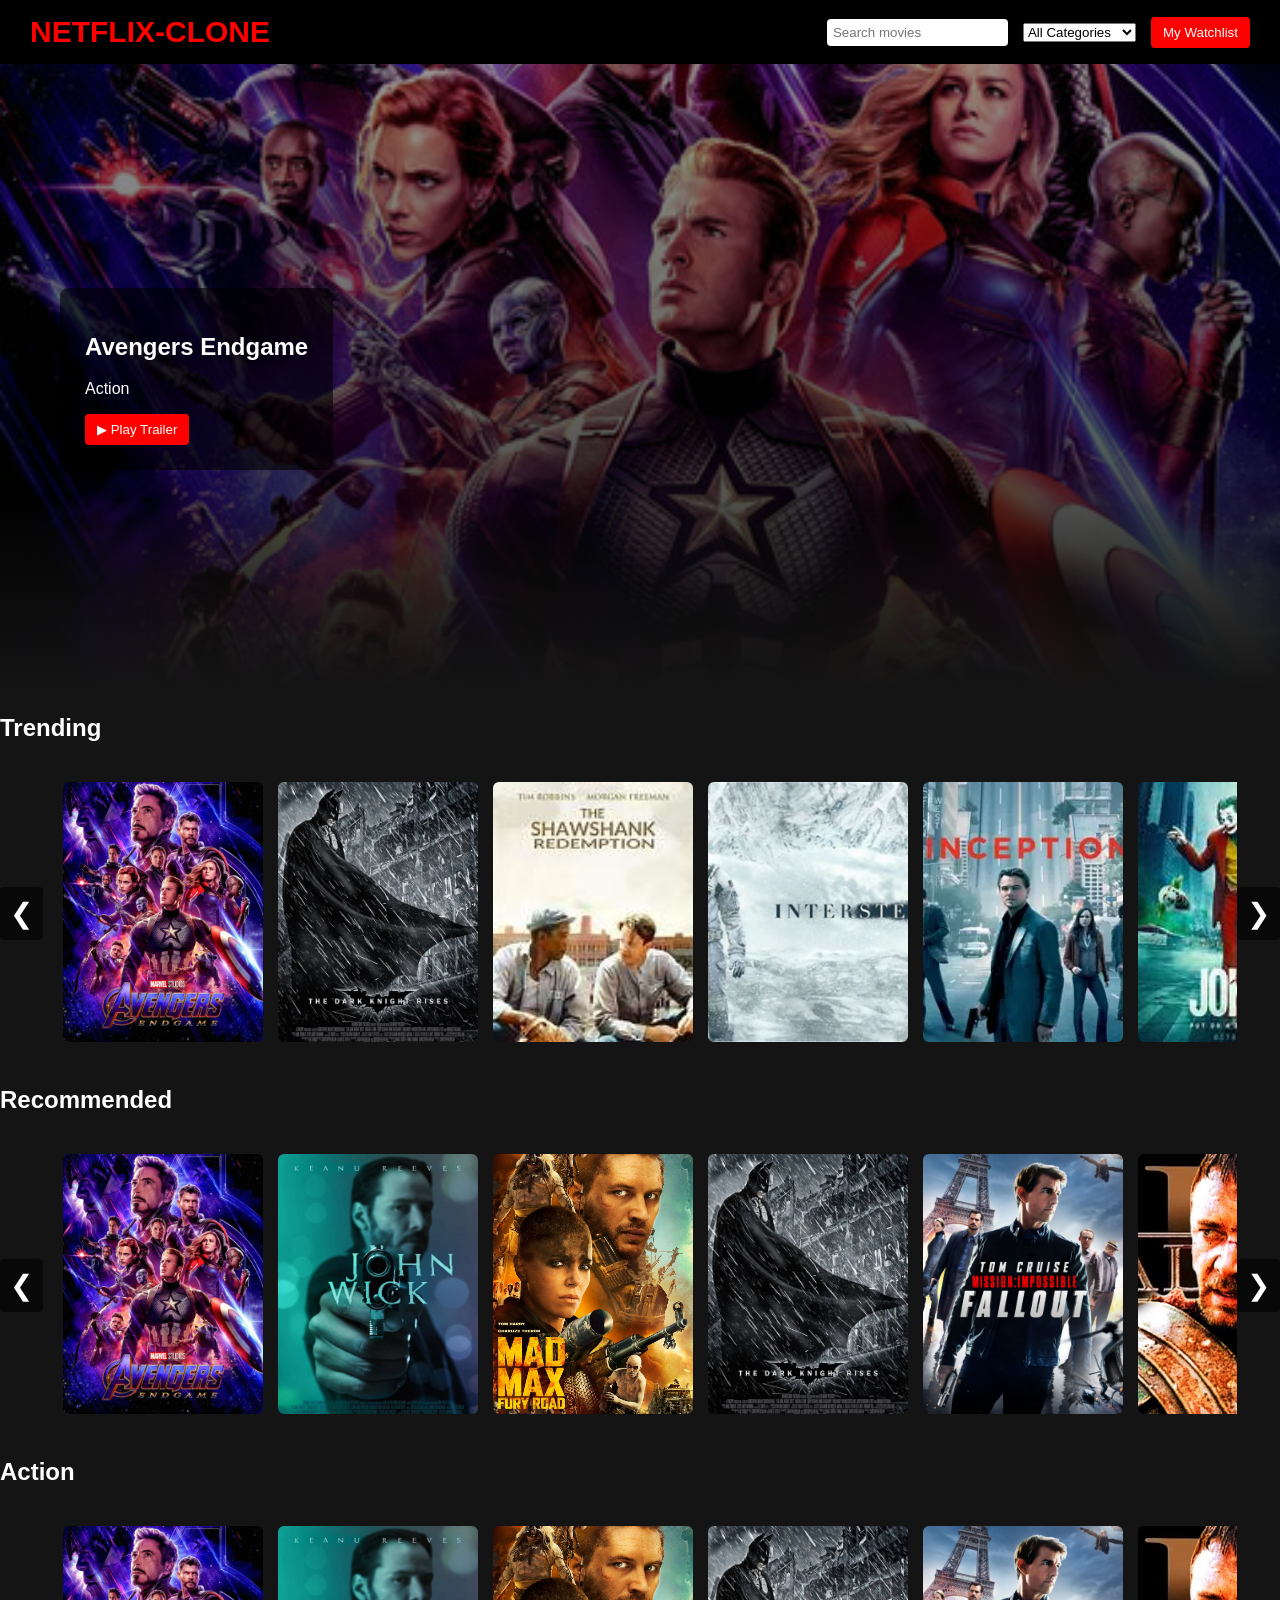
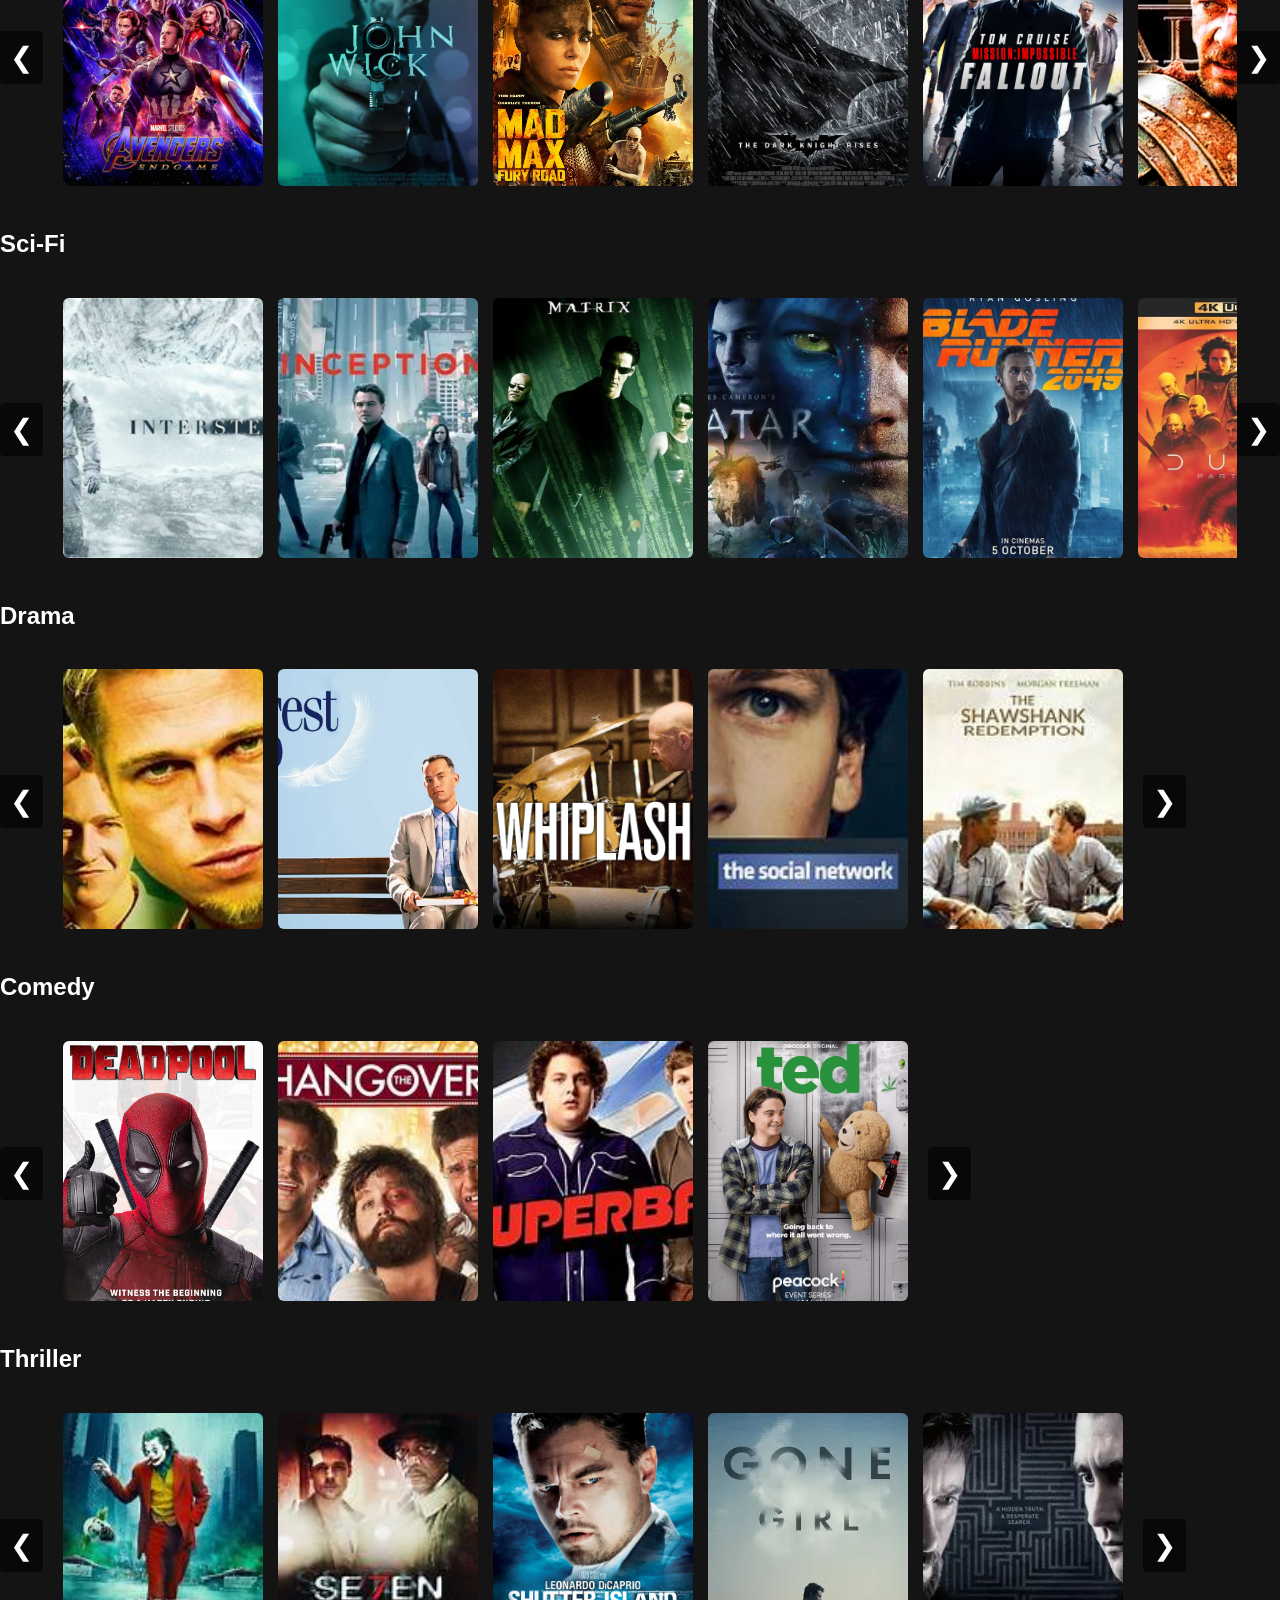
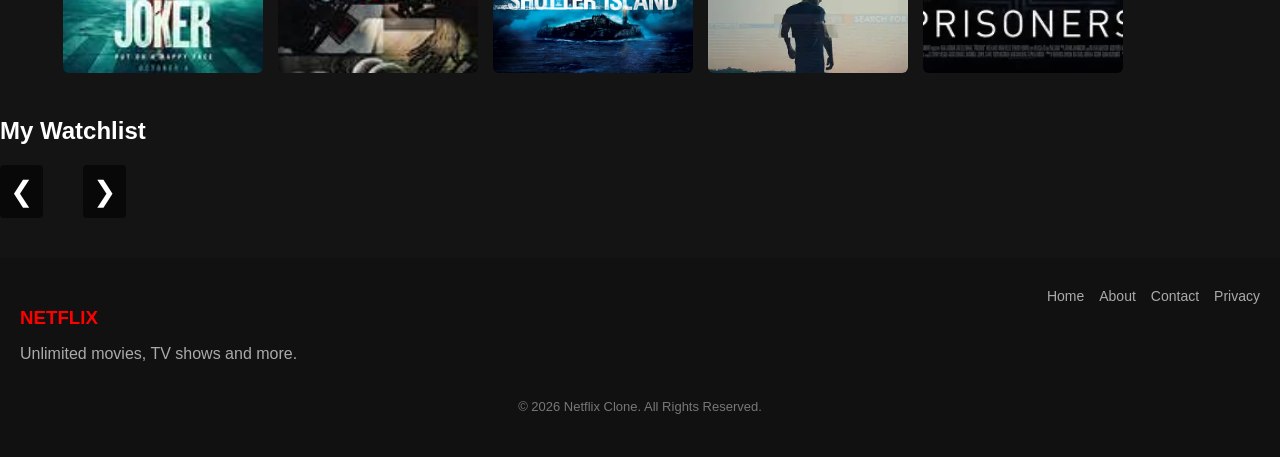
<file: index.html>
<!DOCTYPE html>
<html lang="en" >
<head>
  <meta charset="UTF-8">
  <title>Netflix Intro Animation Pure CSS</title>
  <link rel="stylesheet" href="style58.css">

</head>
<body>

<div id="container">
<!-- Edit the letter attr to: N, E, T, F, L, I or X -->
   <netflixintro letter="N">
    <div class="helper-1">
      <div class="effect-brush">
        <span class="fur-31"></span>
        <span class="fur-30"></span>
        <span class="fur-29"></span>
        <span class="fur-28"></span>
        <span class="fur-27"></span>
        <span class="fur-26"></span>
        <span class="fur-25"></span>
        <span class="fur-24"></span>
        <span class="fur-23"></span>
        <span class="fur-22"></span>
        <span class="fur-21"></span>
        <span class="fur-20"></span>
        <span class="fur-19"></span>
        <span class="fur-18"></span>
        <span class="fur-17"></span>
        <span class="fur-16"></span>
        <span class="fur-15"></span>
        <span class="fur-14"></span>
        <span class="fur-13"></span>
        <span class="fur-12"></span>
        <span class="fur-11"></span>
        <span class="fur-10"></span>
        <span class="fur-9"></span>
        <span class="fur-8"></span>
        <span class="fur-7"></span>
        <span class="fur-6"></span>
        <span class="fur-5"></span>
        <span class="fur-4"></span>
        <span class="fur-3"></span>
        <span class="fur-2"></span>
        <span class="fur-1"></span>
      </div>
      <div class="effect-lumieres">
        <span class="lamp-1"></span>
        <span class="lamp-2"></span>
        <span class="lamp-3"></span>
        <span class="lamp-4"></span>
        <span class="lamp-5"></span>
        <span class="lamp-6"></span>
        <span class="lamp-7"></span>
        <span class="lamp-8"></span>
        <span class="lamp-9"></span>
        <span class="lamp-10"></span>
        <span class="lamp-11"></span>
        <span class="lamp-12"></span>
        <span class="lamp-13"></span>
        <span class="lamp-14"></span>
        <span class="lamp-15"></span>
        <span class="lamp-16"></span>
        <span class="lamp-17"></span>
        <span class="lamp-18"></span>
        <span class="lamp-19"></span>
        <span class="lamp-20"></span>
        <span class="lamp-21"></span>
        <span class="lamp-22"></span>
        <span class="lamp-23"></span>
        <span class="lamp-24"></span>
        <span class="lamp-25"></span>
        <span class="lamp-26"></span>
        <span class="lamp-27"></span>
        <span class="lamp-28"></span>
      </div>
    </div>
    <div class="helper-2">
      <div class="effect-brush">
        <span class="fur-31"></span>
        <span class="fur-30"></span>
        <span class="fur-29"></span>
        <span class="fur-28"></span>
        <span class="fur-27"></span>
        <span class="fur-26"></span>
        <span class="fur-25"></span>
        <span class="fur-24"></span>
        <span class="fur-23"></span>
        <span class="fur-22"></span>
        <span class="fur-21"></span>
        <span class="fur-20"></span>
        <span class="fur-19"></span>
        <span class="fur-18"></span>
        <span class="fur-17"></span>
        <span class="fur-16"></span>
        <span class="fur-15"></span>
        <span class="fur-14"></span>
        <span class="fur-13"></span>
        <span class="fur-12"></span>
        <span class="fur-11"></span>
        <span class="fur-10"></span>
        <span class="fur-9"></span>
        <span class="fur-8"></span>
        <span class="fur-7"></span>
        <span class="fur-6"></span>
        <span class="fur-5"></span>
        <span class="fur-4"></span>
        <span class="fur-3"></span>
        <span class="fur-2"></span>
        <span class="fur-1"></span>
      </div>
    </div>
    <div class="helper-3">
      <div class="effect-brush">
        <span class="fur-31"></span>
        <span class="fur-30"></span>
        <span class="fur-29"></span>
        <span class="fur-28"></span>
        <span class="fur-27"></span>
        <span class="fur-26"></span>
        <span class="fur-25"></span>
        <span class="fur-24"></span>
        <span class="fur-23"></span>
        <span class="fur-22"></span>
        <span class="fur-21"></span>
        <span class="fur-20"></span>
        <span class="fur-19"></span>
        <span class="fur-18"></span>
        <span class="fur-17"></span>
        <span class="fur-16"></span>
        <span class="fur-15"></span>
        <span class="fur-14"></span>
        <span class="fur-13"></span>
        <span class="fur-12"></span>
        <span class="fur-11"></span>
        <span class="fur-10"></span>
        <span class="fur-9"></span>
        <span class="fur-8"></span>
        <span class="fur-7"></span>
        <span class="fur-6"></span>
        <span class="fur-5"></span>
        <span class="fur-4"></span>
        <span class="fur-3"></span>
        <span class="fur-2"></span>
        <span class="fur-1"></span>
      </div>
    </div>
    <div class="helper-4">
      <div class="effect-brush">
        <span class="fur-31"></span>
        <span class="fur-30"></span>
        <span class="fur-29"></span>
        <span class="fur-28"></span>
        <span class="fur-27"></span>
        <span class="fur-26"></span>
        <span class="fur-25"></span>
        <span class="fur-24"></span>
        <span class="fur-23"></span>
        <span class="fur-22"></span>
        <span class="fur-21"></span>
        <span class="fur-20"></span>
        <span class="fur-19"></span>
        <span class="fur-18"></span>
        <span class="fur-17"></span>
        <span class="fur-16"></span>
        <span class="fur-15"></span>
        <span class="fur-14"></span>
        <span class="fur-13"></span>
        <span class="fur-12"></span>
        <span class="fur-11"></span>
        <span class="fur-10"></span>
        <span class="fur-9"></span>
        <span class="fur-8"></span>
        <span class="fur-7"></span>
        <span class="fur-6"></span>
        <span class="fur-5"></span>
        <span class="fur-4"></span>
        <span class="fur-3"></span>
        <span class="fur-2"></span>
        <span class="fur-1"></span>
      </div>
    </div>
  </netflixintro>
</div>

<script>
window.onload = function () {
    setTimeout(function () {
        window.location.href = "home.html";
    }, 4500);
};
</script>

</body>
</html>
</file>
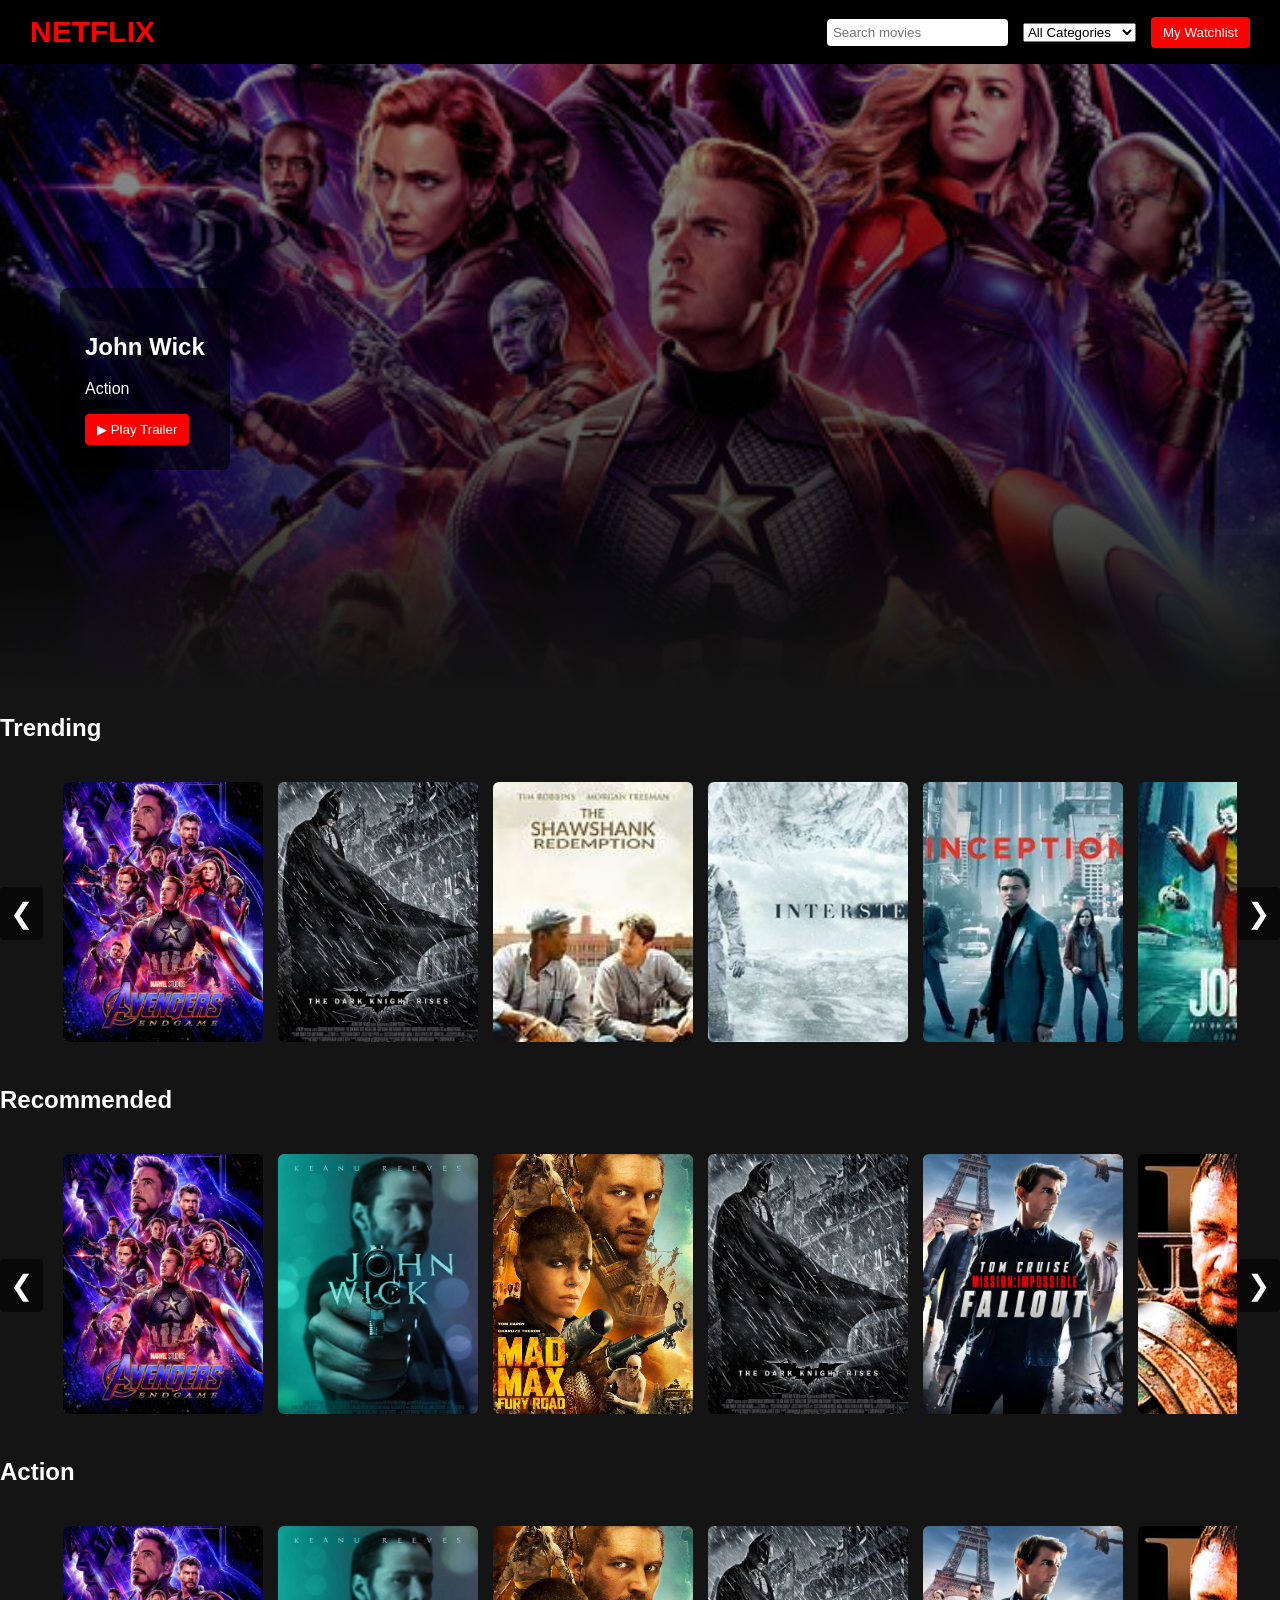
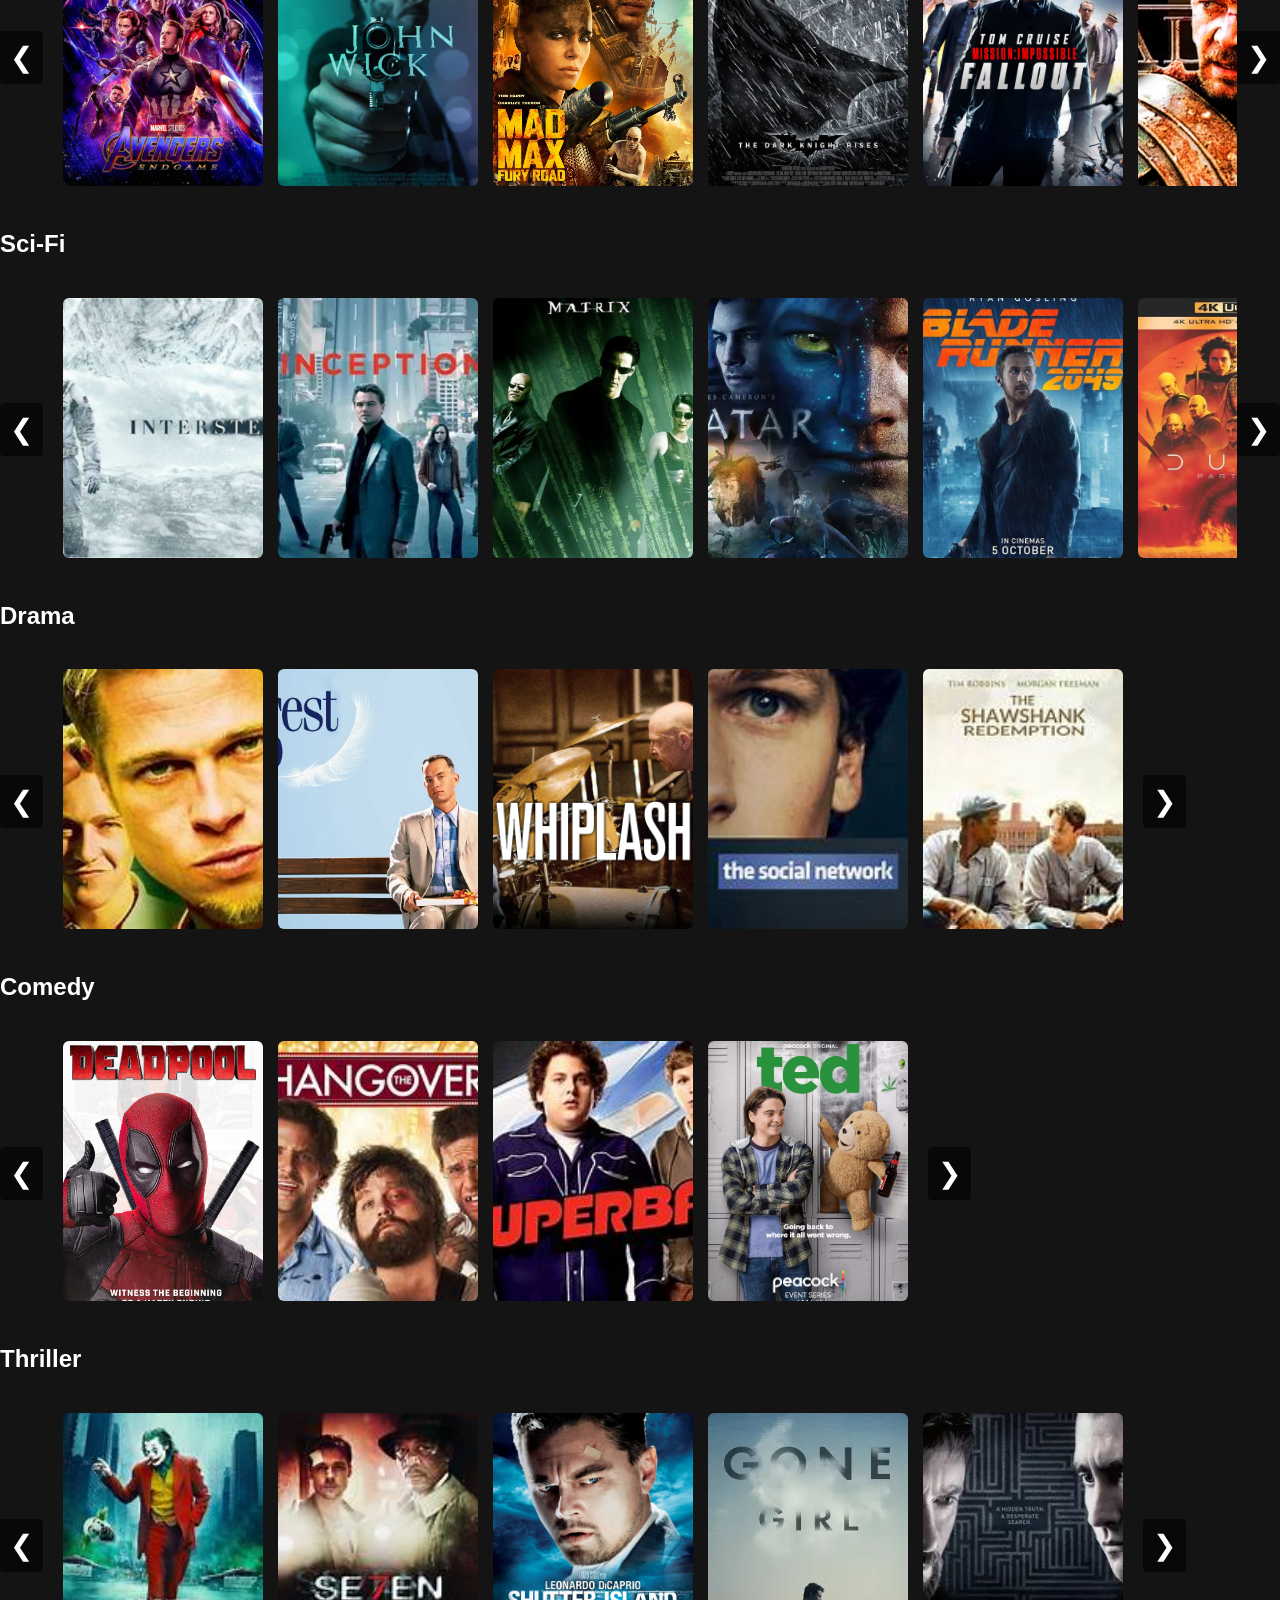
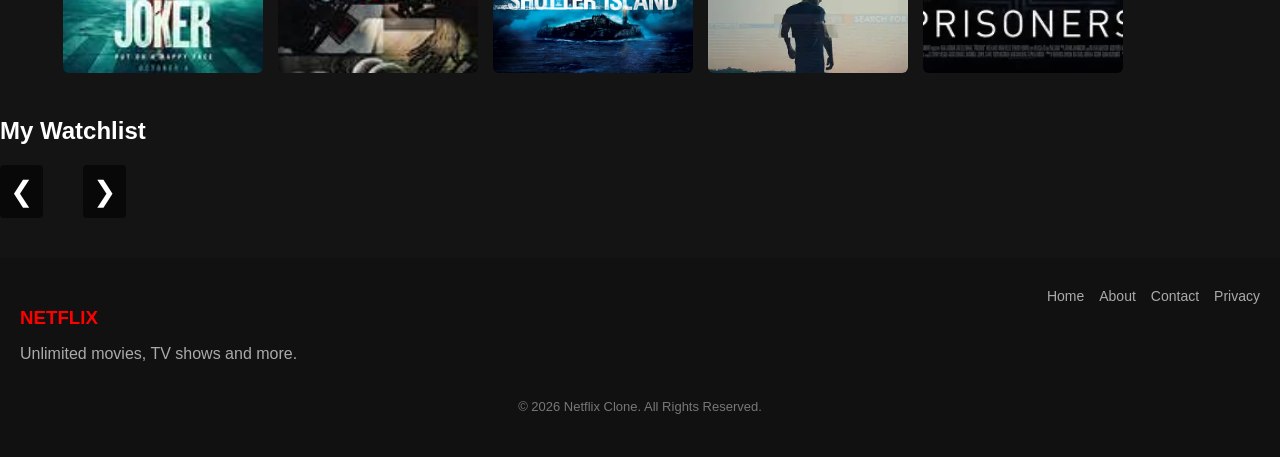
<file: a.html>
<!DOCTYPE html>
<html>
<head>

<title>Netflix Clone</title>

<meta name="viewport" content="width=device-width, initial-scale=1">

<link rel="stylesheet" href="b.css">

</head>

<body>


<!-- LOADER -->

<div id="loader">
<div class="spinner"></div>
</div>


<!-- NAVBAR -->

<header class="navbar">

<div class="logo">NETFLIX</div>

<div class="controls">

<div class="searchBox">
<input type="text" id="search" placeholder="Search movies">
<div id="suggestions"></div>
</div>

<select id="categoryFilter">

<option value="All">All Categories</option>
<option value="Trending">Trending</option>
<option value="Recommended">Recommended</option>
<option value="Action">Action</option>
<option value="SciFi">Sci-Fi</option>
<option value="Drama">Drama</option>
<option value="Comedy">Comedy</option>
<option value="Thriller">Thriller</option>
<option value="Watchlist">Watchlist</option>

</select>

<button onclick="showWatchlist()">My Watchlist</button>

</div>

</header>


<!-- HERO SECTION -->

<section class="hero">

<div class="heroContent">

<h1 id="heroTitle"></h1>

<p id="heroCategory"></p>

<button id="heroTrailer">▶ Play Trailer</button>

</div>

</section>


<!-- MOVIE SECTIONS -->

<main id="movieSections">


<!-- TRENDING -->

<div class="categorySection" data-category="Trending">

<h2>Trending</h2>

<div class="carousel">

<button class="left" type="button">❮</button>

<div id="trending" class="row"></div>

<button class="right" type="button">❯</button>

</div>

</div>


<!-- RECOMMENDED -->

<div class="categorySection" data-category="Recommended">

<h2>Recommended</h2>

<div class="carousel">

<button class="left" type="button">❮</button>

<div id="recommended" class="row"></div>

<button class="right" type="button">❯</button>

</div>

</div>


<!-- ACTION -->

<div class="categorySection" data-category="Action">

<h2>Action</h2>

<div class="carousel">

<button class="left" type="button">❮</button>

<div id="Action" class="row"></div>

<button class="right" type="button">❯</button>

</div>

</div>


<!-- SCIFI -->

<div class="categorySection" data-category="SciFi">

<h2>Sci-Fi</h2>

<div class="carousel">

<button class="left" type="button">❮</button>

<div id="SciFi" class="row"></div>

<button class="right" type="button">❯</button>

</div>

</div>


<!-- DRAMA -->

<div class="categorySection" data-category="Drama">

<h2>Drama</h2>

<div class="carousel">

<button class="left" type="button">❮</button>

<div id="Drama" class="row"></div>

<button class="right" type="button">❯</button>

</div>

</div>


<!-- COMEDY -->

<div class="categorySection" data-category="Comedy">

<h2>Comedy</h2>

<div class="carousel">

<button class="left" type="button">❮</button>

<div id="Comedy" class="row"></div>

<button class="right" type="button">❯</button>

</div>

</div>


<!-- THRILLER -->

<div class="categorySection" data-category="Thriller">

<h2>Thriller</h2>

<div class="carousel">

<button class="left" type="button">❮</button>

<div id="Thriller" class="row"></div>

<button class="right" type="button">❯</button>

</div>

</div>


<!-- WATCHLIST -->

<div class="categorySection" data-category="Watchlist">

<h2>My Watchlist</h2>

<div class="carousel">

<button class="left" type="button">❮</button>

<div id="watchlist" class="row"></div>

<button class="right" type="button">❯</button>

</div>

</div>


</main>


<!-- TRAILER MODAL -->

<div id="trailerModal" class="modal">

<span id="close">✖</span>

<iframe id="trailerFrame" allowfullscreen allow="autoplay"></iframe>

</div>


<!-- JS FILES -->

<script src="c.js"></script>
<script src="d.js"></script>

<footer class="footer">

  <div class="footer-content">

    <div class="footer-left">
      <h3>NETFLIX</h3>
      <p>Unlimited movies, TV shows and more.</p>
    </div>

    <div class="footer-links">
      <a href="#">Home</a>
      <a href="#">About</a>
      <a href="#">Contact</a>
      <a href="#">Privacy</a>
    </div>

  </div>

  <p class="footer-bottom">© 2026 Netflix Clone. All Rights Reserved.</p>

</footer>

</body>
</html>
</file>
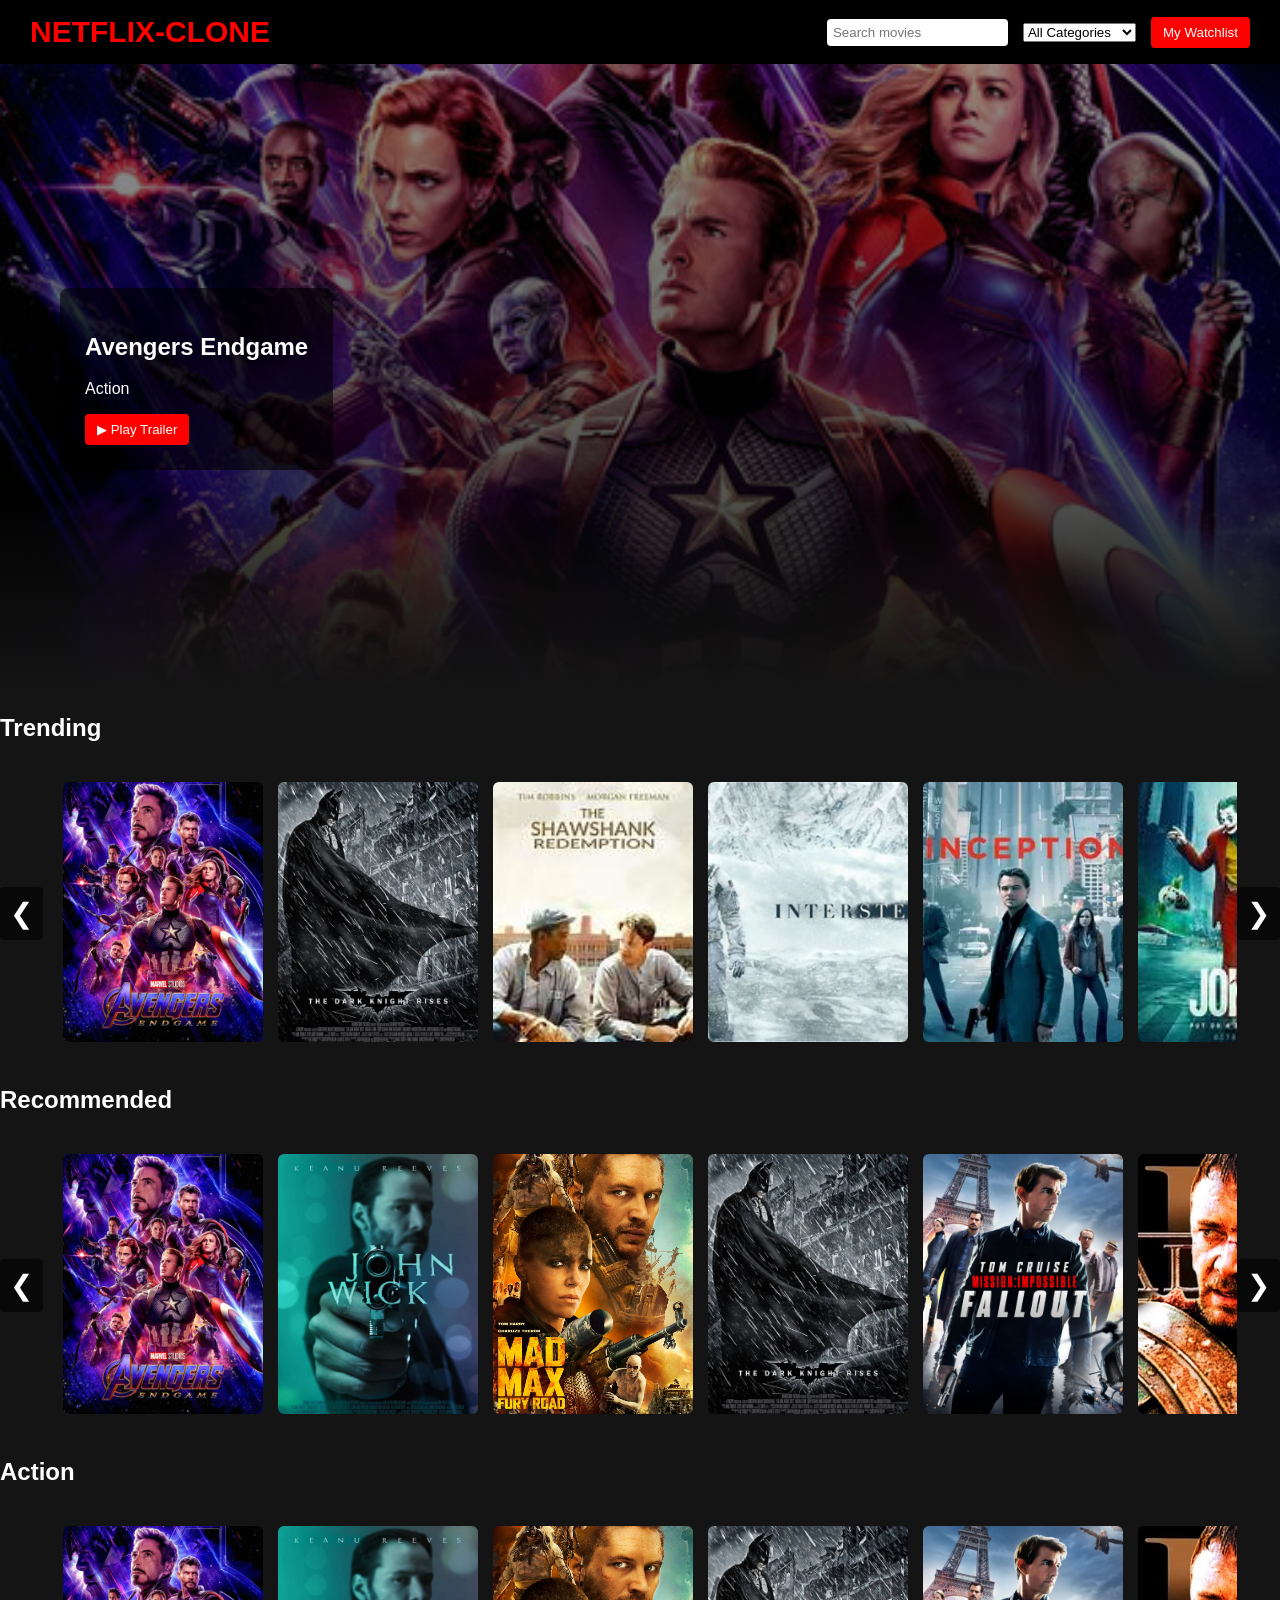
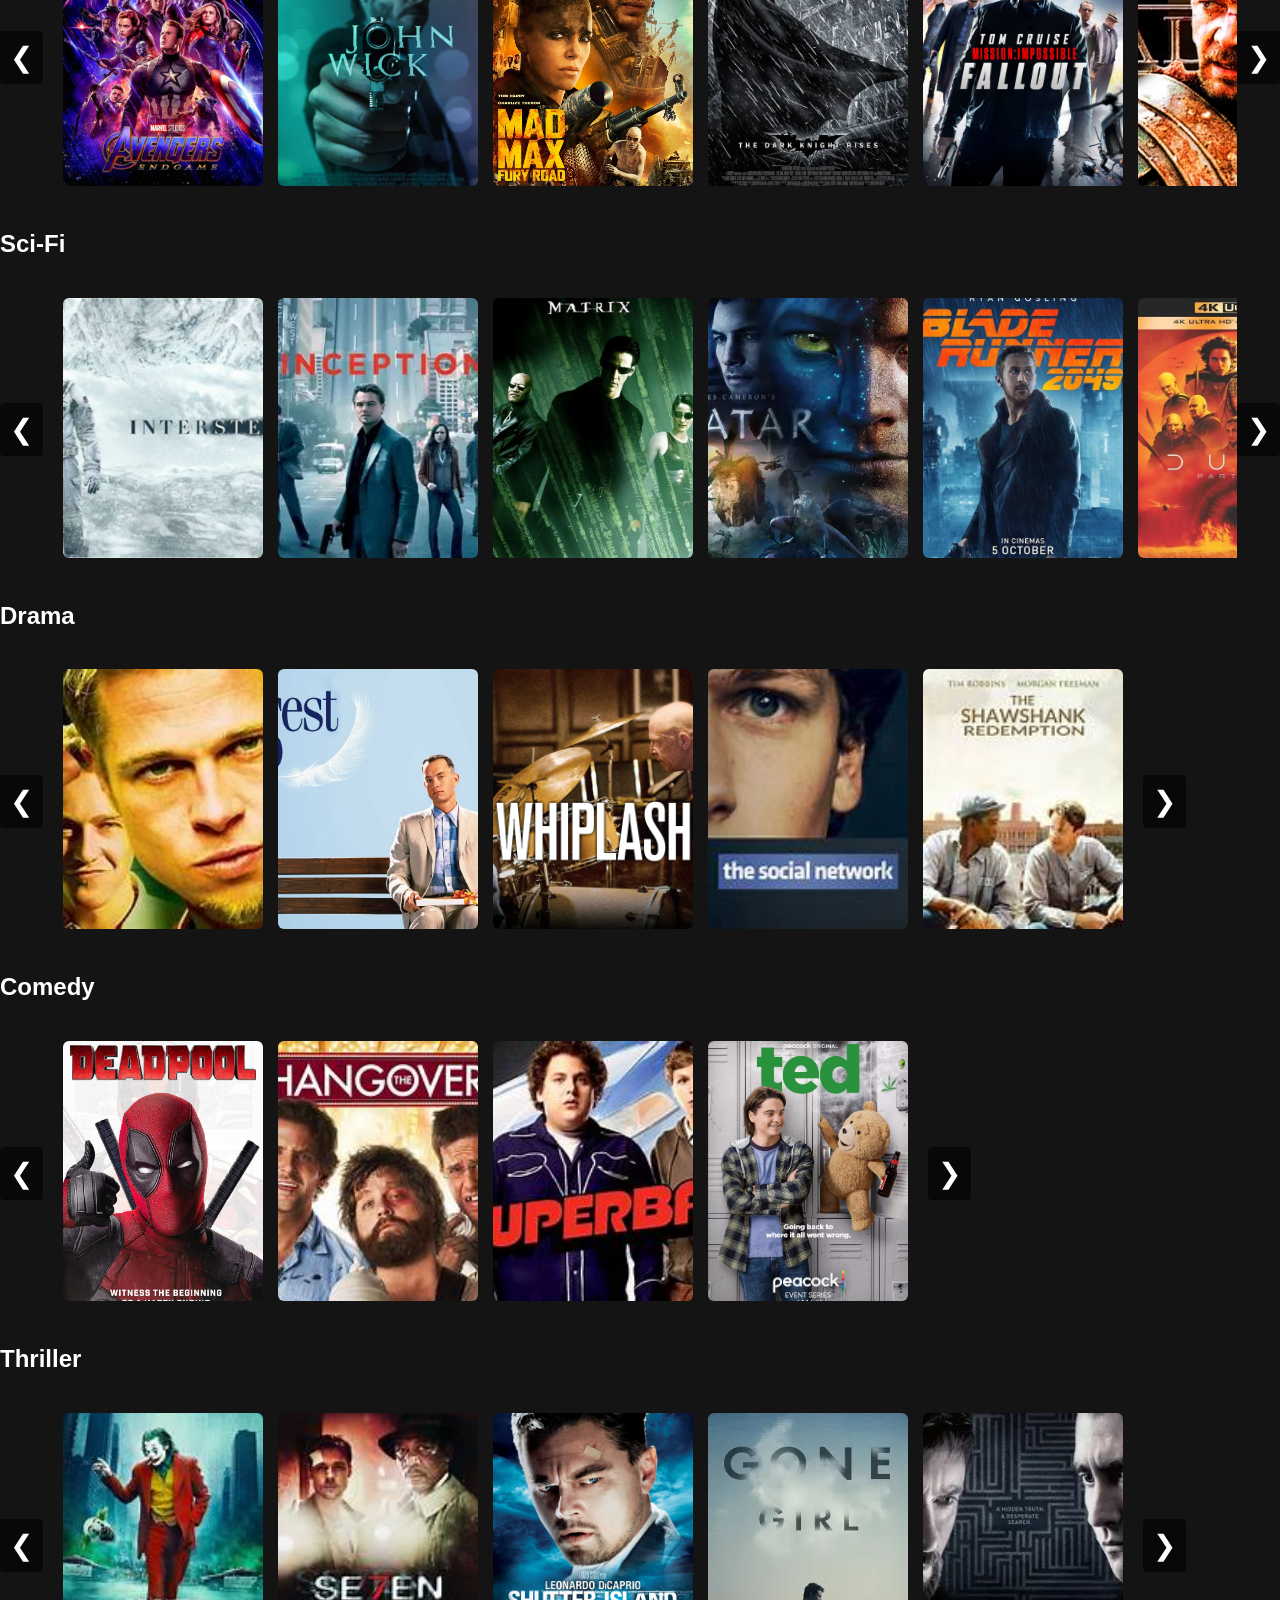
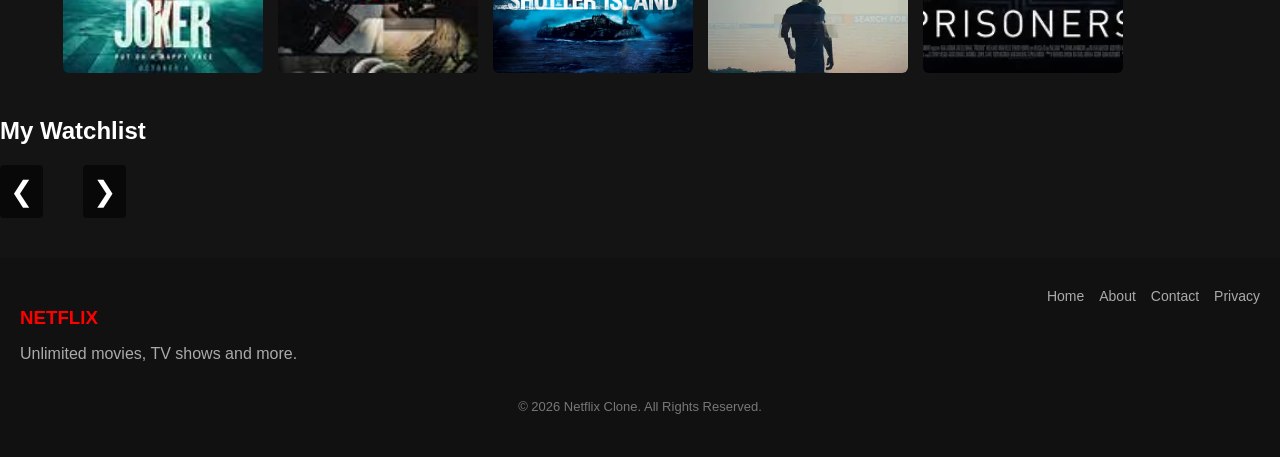
<file: home.html>
<!DOCTYPE html>
<html>
<head>

<title>Netflix Clone</title>

<meta name="viewport" content="width=device-width, initial-scale=1">

<link rel="stylesheet" href="style.css">

</head>

<body>


<!-- LOADER -->

<div id="loader">
<div class="spinner"></div>
</div>


<!-- NAVBAR -->

<header class="navbar">

<div class="logo">NETFLIX-CLONE</div>

<div class="controls">

<div class="searchBox">
<input type="text" id="search" placeholder="Search movies">
<div id="suggestions"></div>
</div>

<select id="categoryFilter">

<option value="All">All Categories</option>
<option value="Trending">Trending</option>
<option value="Recommended">Recommended</option>
<option value="Action">Action</option>
<option value="SciFi">Sci-Fi</option>
<option value="Drama">Drama</option>
<option value="Comedy">Comedy</option>
<option value="Thriller">Thriller</option>
<option value="Watchlist">Watchlist</option>

</select>

<button onclick="showWatchlist()">My Watchlist</button>

</div>

</header>


<!-- HERO SECTION -->

<section class="hero">

<div class="heroContent">

<h1 id="heroTitle"></h1>

<p id="heroCategory"></p>

<button id="heroTrailer">▶ Play Trailer</button>

</div>

</section>


<!-- MOVIE SECTIONS -->

<main id="movieSections">


<!-- TRENDING -->

<div class="categorySection" data-category="Trending">

<h2>Trending</h2>

<div class="carousel">

<button class="left" type="button">❮</button>

<div id="trending" class="row"></div>

<button class="right" type="button">❯</button>

</div>

</div>


<!-- RECOMMENDED -->

<div class="categorySection" data-category="Recommended">

<h2>Recommended</h2>

<div class="carousel">

<button class="left" type="button">❮</button>

<div id="recommended" class="row"></div>

<button class="right" type="button">❯</button>

</div>

</div>


<!-- ACTION -->

<div class="categorySection" data-category="Action">

<h2>Action</h2>

<div class="carousel">

<button class="left" type="button">❮</button>

<div id="Action" class="row"></div>

<button class="right" type="button">❯</button>

</div>

</div>


<!-- SCIFI -->

<div class="categorySection" data-category="SciFi">

<h2>Sci-Fi</h2>

<div class="carousel">

<button class="left" type="button">❮</button>

<div id="SciFi" class="row"></div>

<button class="right" type="button">❯</button>

</div>

</div>


<!-- DRAMA -->

<div class="categorySection" data-category="Drama">

<h2>Drama</h2>

<div class="carousel">

<button class="left" type="button">❮</button>

<div id="Drama" class="row"></div>

<button class="right" type="button">❯</button>

</div>

</div>


<!-- COMEDY -->

<div class="categorySection" data-category="Comedy">

<h2>Comedy</h2>

<div class="carousel">

<button class="left" type="button">❮</button>

<div id="Comedy" class="row"></div>

<button class="right" type="button">❯</button>

</div>

</div>


<!-- THRILLER -->

<div class="categorySection" data-category="Thriller">

<h2>Thriller</h2>

<div class="carousel">

<button class="left" type="button">❮</button>

<div id="Thriller" class="row"></div>

<button class="right" type="button">❯</button>

</div>

</div>


<!-- WATCHLIST -->

<div class="categorySection" data-category="Watchlist">

<h2>My Watchlist</h2>

<div class="carousel">

<button class="left" type="button">❮</button>

<div id="watchlist" class="row"></div>

<button class="right" type="button">❯</button>

</div>

</div>


</main>


<!-- TRAILER MODAL -->

<div id="trailerModal" class="modal">

<span id="close">✖</span>

<iframe id="trailerFrame" allowfullscreen allow="autoplay"></iframe>

</div>


<!-- JS FILES -->

<script src="script.js"></script>
<script src="d.js"></script>

<footer class="footer">

  <div class="footer-content">

    <div class="footer-left">
      <h3>NETFLIX</h3>
      <p>Unlimited movies, TV shows and more.</p>
    </div>

    <div class="footer-links">
      <a href="#">Home</a>
      <a href="#">About</a>
      <a href="#">Contact</a>
      <a href="#">Privacy</a>
    </div>

  </div>

  <p class="footer-bottom">© 2026 Netflix Clone. All Rights Reserved.</p>

</footer>

</body>
</html>
</file>
<file: style58.css>
html,
body {
  margin: 0;
  padding: 0;
  width: 100%;
  height: 100%;
}

#container {
  display: flex;
  flex-direction: column;
  justify-content: center;
  align-items: center;
  width: 100%;
  height: 100%;
  background-color: #000000;
  overflow: hidden;
}
#container netflixintro {
  display: block;
  position: relative;
  width: 300px;
  height: 300px;
  overflow: hidden;
  animation-name: zoom-in;
  animation-delay: 0.5s;
  animation-duration: 3.5s;
  animation-timing-function: ease-in;
  animation-fill-mode: forwards;
  background-size: 4000px;
  background-position: -1950px 0;
}
#container netflixintro::before {
  content: "";
  position: absolute;
  display: block;
  background-color: #000000;
  width: 150%;
  height: 30%;
  left: -25%;
  bottom: -27%;
  border-radius: 50%;
  z-index: 5;
  transform-origin: left center;
  background-size: 4000px;
  background-position: -1950px 0;
}
#container netflixintro[letter=N] {
  transform-origin: 30% center;
}
#container netflixintro[letter=N] .helper-1 {
  width: 19.5%;
  height: 100%;
  background-color: rgba(228, 9, 19, 0.5);
  left: 22.4%;
  top: 0;
  transform: rotate(180deg);
  animation-name: fading-lumieres-box;
  animation-duration: 2s;
  animation-delay: 0.6s;
  animation-fill-mode: forwards;
}
#container netflixintro[letter=N] .helper-1 .effect-brush {
  animation-name: brush-moving;
  animation-duration: 2.5s;
  animation-fill-mode: forwards;
  animation-delay: 1.2s;
}
#container netflixintro[letter=N] .helper-1 .effect-brush [class*=fur-] {
  bottom: 0;
  height: 40%;
}
#container netflixintro[letter=N] .helper-3 {
  width: 19%;
  height: 150%;
  left: 40.5%;
  top: -25%;
  transform: rotate(-19.5deg);
  box-shadow: 0px 0px 35px -12px rgba(0, 0, 0, 0.4);
  overflow: hidden;
}
#container netflixintro[letter=N] .helper-3 .effect-brush {
  animation-name: brush-moving;
  animation-duration: 2s;
  animation-fill-mode: forwards;
  animation-delay: 0.8s;
}
#container netflixintro[letter=N] .helper-2 {
  width: 19.5%;
  height: 100%;
  left: 57.8%;
  top: 0;
  transform: rotate(180deg);
  overflow: hidden;
}
#container netflixintro[letter=N] .helper-2 .effect-brush {
  animation-name: brush-moving;
  animation-duration: 2s;
  animation-fill-mode: forwards;
  animation-delay: 0.5s;
}
#container netflixintro[letter=E] {
  transform-origin: 30% center;
}
#container netflixintro[letter=E] .helper-1 {
  width: 19.5%;
  height: 100%;
  background-color: rgba(228, 9, 19, 0.5);
  left: 22%;
  top: 0;
  transform: rotate(180deg);
  animation-name: fading-lumieres-box;
  animation-duration: 2s;
  animation-delay: 0.6s;
  animation-fill-mode: forwards;
}
#container netflixintro[letter=E] .helper-1 .effect-brush {
  animation-name: brush-moving;
  animation-duration: 2.5s;
  animation-fill-mode: forwards;
  animation-delay: 1.2s;
}
#container netflixintro[letter=E] .helper-1 .effect-brush [class*=fur-] {
  bottom: 0;
  height: 40%;
}
#container netflixintro[letter=E] .helper-2 {
  width: 17.5%;
  height: 50%;
  left: 38%;
  top: -49px;
  transform: rotate(270deg);
  overflow: hidden;
}
#container netflixintro[letter=E] .helper-2 .effect-brush {
  animation-name: brush-moving;
  animation-duration: 2s;
  animation-fill-mode: forwards;
  animation-delay: 0.8s;
}
#container netflixintro[letter=E] .helper-3 {
  width: 17%;
  height: 39%;
  left: 33%;
  top: 29%;
  transform: rotate(-90deg);
  box-shadow: 0px 0px 35px -12px rgba(0, 0, 0, 0.4);
  overflow: hidden;
  animation-name: fading-out;
  animation-duration: 2s;
  animation-fill-mode: forwards;
  animation-delay: 1s;
}
#container netflixintro[letter=E] .helper-3 .effect-brush {
  animation-name: brush-moving;
  animation-duration: 2s;
  animation-fill-mode: forwards;
  animation-delay: 0.6s;
}
#container netflixintro[letter=E] .helper-4 {
  width: 17.5%;
  height: 50%;
  left: 38%;
  top: 196px;
  transform: rotate(270deg);
  overflow: hidden;
}
#container netflixintro[letter=E] .helper-4 .effect-brush {
  animation-name: brush-moving;
  animation-duration: 2s;
  animation-fill-mode: forwards;
  animation-delay: 0.4s;
  animation-delay: 0.5s;
}
#container netflixintro[letter=T] {
  transform-origin: center center;
}
#container netflixintro[letter=T] .helper-1 {
  width: 19.5%;
  height: 100%;
  background-color: rgba(228, 9, 19, 0.5);
  left: 38%;
  top: 0;
  transform: rotate(180deg);
  animation-name: fading-lumieres-box;
  animation-duration: 2s;
  animation-delay: 0.6s;
  animation-fill-mode: forwards;
}
#container netflixintro[letter=T] .helper-1 .effect-brush {
  animation-name: brush-moving;
  animation-duration: 2.5s;
  animation-fill-mode: forwards;
  animation-delay: 1s;
}
#container netflixintro[letter=T] .helper-1 .effect-brush [class*=fur-] {
  bottom: 0;
  height: 40%;
}
#container netflixintro[letter=T] .helper-2 {
  width: 17.5%;
  height: 54%;
  left: 39%;
  top: -55px;
  transform: rotate(270deg);
  overflow: hidden;
}
#container netflixintro[letter=T] .helper-2 .effect-brush {
  animation-name: brush-moving;
  animation-duration: 2s;
  animation-fill-mode: forwards;
  animation-delay: 0.5s;
}
#container netflixintro[letter=F] {
  transform-origin: 30% center;
}
#container netflixintro[letter=F] .helper-1 {
  width: 19.5%;
  height: 100%;
  background-color: rgba(228, 9, 19, 0.5);
  left: 22%;
  top: 0;
  transform: rotate(180deg);
  animation-name: fading-lumieres-box;
  animation-duration: 2s;
  animation-delay: 0.6s;
  animation-fill-mode: forwards;
}
#container netflixintro[letter=F] .helper-1 .effect-brush {
  animation-name: brush-moving;
  animation-duration: 2.5s;
  animation-fill-mode: forwards;
  animation-delay: 1.2s;
}
#container netflixintro[letter=F] .helper-1 .effect-brush [class*=fur-] {
  bottom: 0;
  height: 40%;
}
#container netflixintro[letter=F] .helper-2 {
  width: 17.5%;
  height: 50%;
  left: 38%;
  top: -49px;
  transform: rotate(270deg);
  overflow: hidden;
}
#container netflixintro[letter=F] .helper-2 .effect-brush {
  animation-name: brush-moving;
  animation-duration: 2s;
  animation-fill-mode: forwards;
  animation-delay: 0.7s;
}
#container netflixintro[letter=F] .helper-3 {
  width: 17%;
  height: 39%;
  left: 33%;
  top: 29%;
  transform: rotate(-90deg);
  box-shadow: 0px 0px 35px -12px rgba(0, 0, 0, 0.4);
  overflow: hidden;
  animation-name: fading-out;
  animation-duration: 2s;
  animation-fill-mode: forwards;
  animation-delay: 1s;
}
#container netflixintro[letter=F] .helper-3 .effect-brush {
  animation-name: brush-moving;
  animation-duration: 2s;
  animation-fill-mode: forwards;
  animation-delay: 0.5s;
}
#container netflixintro[letter=L] {
  transform-origin: 30% center;
}
#container netflixintro[letter=L] .helper-1 {
  width: 19.5%;
  height: 100%;
  background-color: rgba(228, 9, 19, 0.5);
  left: 22%;
  top: 0;
  transform: rotate(180deg);
  animation-name: fading-lumieres-box;
  animation-duration: 2s;
  animation-delay: 0.6s;
  animation-fill-mode: forwards;
}
#container netflixintro[letter=L] .helper-1 .effect-brush {
  animation-name: brush-moving;
  animation-duration: 2.5s;
  animation-fill-mode: forwards;
  animation-delay: 0.8s;
}
#container netflixintro[letter=L] .helper-1 .effect-brush [class*=fur-] {
  bottom: 0;
  height: 40%;
}
#container netflixintro[letter=L] .helper-2 {
  width: 17.5%;
  height: 50%;
  left: 38%;
  top: 196px;
  transform: rotate(270deg);
  overflow: hidden;
}
#container netflixintro[letter=L] .helper-2 .effect-brush {
  animation-name: brush-moving;
  animation-duration: 2s;
  animation-fill-mode: forwards;
  animation-delay: 0.4s;
}
#container netflixintro[letter=I] {
  transform-origin: center center;
}
#container netflixintro[letter=I] .helper-1 {
  width: 19.5%;
  height: 100%;
  background-color: rgba(228, 9, 19, 0.5);
  left: 38%;
  top: 0;
  transform: rotate(180deg);
  animation-name: fading-lumieres-box;
  animation-duration: 2s;
  animation-delay: 0.6s;
  animation-fill-mode: forwards;
}
#container netflixintro[letter=I] .helper-1 .effect-brush {
  animation-name: brush-moving;
  animation-duration: 2.5s;
  animation-fill-mode: forwards;
  animation-delay: 1s;
}
#container netflixintro[letter=I] .helper-1 .effect-brush [class*=fur-] {
  bottom: 0;
  height: 40%;
}
#container netflixintro[letter=X] {
  transform-origin: center center;
}
#container netflixintro[letter=X] .helper-1 {
  width: 19%;
  height: 150%;
  left: 40.5%;
  top: -25%;
  transform: rotate(-19.5deg);
  animation-name: fading-lumieres-box;
  animation-duration: 2s;
  animation-delay: 0.6s;
  animation-fill-mode: forwards;
}
#container netflixintro[letter=X] .helper-1 .effect-brush {
  animation-name: brush-moving;
  animation-duration: 2.5s;
  animation-fill-mode: forwards;
  animation-delay: 1.2s;
}
#container netflixintro[letter=X] .helper-1 .effect-brush [class*=fur-] {
  bottom: 0;
  height: 40%;
}
#container netflixintro[letter=X] .helper-2 {
  width: 19%;
  height: 150%;
  left: 40.5%;
  top: -25%;
  transform: rotate(19.5deg);
  overflow: hidden;
}
#container netflixintro[letter=X] .helper-2 .effect-brush {
  animation-name: brush-moving;
  animation-duration: 2s;
  animation-fill-mode: forwards;
  animation-delay: 0.5s;
}
#container netflixintro [class*=helper-] {
  position: absolute;
}
#container netflixintro [class*=helper-] .effect-brush {
  position: absolute;
  width: 100%;
  height: 300%;
  top: 0;
  overflow: hidden;
}
#container netflixintro [class*=helper-] .effect-brush::before {
  display: block;
  content: "";
  position: absolute;
  background-color: #e40913;
  width: 100%;
  height: 70%;
  box-shadow: 0px 0px 29px 24px #e40913;
}
#container netflixintro [class*=helper-] .effect-brush [class*=fur-] {
  display: block;
  position: absolute;
  bottom: 10%;
  height: 30%;
}
#container netflixintro [class*=helper-] .effect-brush .fur-1 {
  left: 0%;
  width: 3.8%;
  background: linear-gradient(to bottom, #e40913 0%, #e40913 15%, rgba(0, 0, 0, 0) 81%, rgba(0, 0, 0, 0) 100%);
}
#container netflixintro [class*=helper-] .effect-brush .fur-2 {
  left: 3.8%;
  width: 2.8%;
  background: linear-gradient(to bottom, #e40913 0%, #e40913 10%, rgba(0, 0, 0, 0) 62%, rgba(0, 0, 0, 0) 100%);
}
#container netflixintro [class*=helper-] .effect-brush .fur-3 {
  left: 6.6%;
  width: 4.8%;
  background: linear-gradient(to bottom, #e40913 0%, #e40913 37%, rgba(0, 0, 0, 0) 100%);
}
#container netflixintro [class*=helper-] .effect-brush .fur-4 {
  left: 11.4%;
  width: 4%;
  background: linear-gradient(to bottom, #e40913 0%, #e40913 23%, rgba(0, 0, 0, 0) 100%);
}
#container netflixintro [class*=helper-] .effect-brush .fur-5 {
  left: 15.4%;
  width: 4%;
  background: linear-gradient(to bottom, #e40913 0%, #e40913 15%, rgba(0, 0, 0, 0) 86%, rgba(0, 0, 0, 0) 100%);
}
#container netflixintro [class*=helper-] .effect-brush .fur-6 {
  left: 19.4%;
  width: 2.5%;
  background: linear-gradient(to bottom, #e40913 0%, #e40913 27%, rgba(0, 0, 0, 0) 89%, rgba(0, 0, 0, 0) 100%);
}
#container netflixintro [class*=helper-] .effect-brush .fur-7 {
  left: 21.9%;
  width: 4%;
  background: linear-gradient(to bottom, #e40913 0%, #e40913 20%, rgba(0, 0, 0, 0) 100%);
}
#container netflixintro [class*=helper-] .effect-brush .fur-8 {
  left: 25.9%;
  width: 2%;
  background: linear-gradient(to bottom, #e40913 0%, #e40913 30%, rgba(0, 0, 0, 0) 100%);
}
#container netflixintro [class*=helper-] .effect-brush .fur-9 {
  left: 27.9%;
  width: 4%;
  background: linear-gradient(to bottom, #e40913 0%, #e40913 35%, rgba(0, 0, 0, 0) 95%, rgba(0, 0, 0, 0) 100%);
}
#container netflixintro [class*=helper-] .effect-brush .fur-10 {
  left: 31.9%;
  width: 3.5%;
  background: linear-gradient(to bottom, #e40913 0%, #e40913 39%, rgba(0, 0, 0, 0) 95%, rgba(0, 0, 0, 0) 100%);
}
#container netflixintro [class*=helper-] .effect-brush .fur-11 {
  left: 35.4%;
  width: 2%;
  background: linear-gradient(to bottom, #e40913 0%, #e40913 34%, rgba(0, 0, 0, 0) 95%, rgba(0, 0, 0, 0) 100%);
}
#container netflixintro [class*=helper-] .effect-brush .fur-12 {
  left: 37.4%;
  width: 2.6%;
  background: linear-gradient(to bottom, #e40913 0%, #e40913 22%, rgba(0, 0, 0, 0) 95%, rgba(0, 0, 0, 0) 100%);
}
#container netflixintro [class*=helper-] .effect-brush .fur-13 {
  left: 40%;
  width: 6%;
  background: linear-gradient(to bottom, #e40913 0%, #e40913 47%, rgba(0, 0, 0, 0) 100%);
}
#container netflixintro [class*=helper-] .effect-brush .fur-14 {
  left: 46%;
  width: 2%;
  background: linear-gradient(to bottom, #e40913 0%, #e40913 36%, rgba(0, 0, 0, 0) 100%);
}
#container netflixintro [class*=helper-] .effect-brush .fur-15 {
  left: 48%;
  width: 5.5%;
  background: linear-gradient(to bottom, #e40913 0%, #e40913 29%, rgba(0, 0, 0, 0) 100%);
}
#container netflixintro [class*=helper-] .effect-brush .fur-16 {
  left: 53.5%;
  width: 3%;
  background: linear-gradient(to bottom, #e40913 0%, #e40913 39%, rgba(0, 0, 0, 0) 95%, rgba(0, 0, 0, 0) 100%);
}
#container netflixintro [class*=helper-] .effect-brush .fur-17 {
  left: 56.5%;
  width: 4.1%;
  background: linear-gradient(to bottom, #e40913 0%, #e40913 45%, rgba(0, 0, 0, 0) 100%);
}
#container netflixintro [class*=helper-] .effect-brush .fur-18 {
  left: 60.6%;
  width: 2.4%;
  background: linear-gradient(to bottom, #e40913 0%, #e40913 34%, rgba(0, 0, 0, 0) 100%);
}
#container netflixintro [class*=helper-] .effect-brush .fur-19 {
  left: 63%;
  width: 4%;
  background: linear-gradient(to bottom, #e40913 0%, #e40913 47%, rgba(0, 0, 0, 0) 100%);
}
#container netflixintro [class*=helper-] .effect-brush .fur-20 {
  left: 67%;
  width: 1.5%;
  background: linear-gradient(to bottom, #e40913 0%, #e40913 27%, rgba(0, 0, 0, 0) 95%, rgba(0, 0, 0, 0) 100%);
}
#container netflixintro [class*=helper-] .effect-brush .fur-21 {
  left: 68.5%;
  width: 2.8%;
  background: linear-gradient(to bottom, #e40913 0%, #e40913 37%, rgba(0, 0, 0, 0) 100%);
}
#container netflixintro [class*=helper-] .effect-brush .fur-22 {
  left: 71.3%;
  width: 2.3%;
  background: linear-gradient(to bottom, #e40913 0%, #e40913 9%, rgba(0, 0, 0, 0) 100%);
}
#container netflixintro [class*=helper-] .effect-brush .fur-23 {
  left: 73.6%;
  width: 2.2%;
  background: linear-gradient(to bottom, #e40913 0%, #e40913 28%, rgba(0, 0, 0, 0) 92%, rgba(0, 0, 0, 0) 100%);
}
#container netflixintro [class*=helper-] .effect-brush .fur-24 {
  left: 75.8%;
  width: 1%;
  background: linear-gradient(to bottom, #e40913 0%, #e40913 37%, rgba(0, 0, 0, 0) 100%);
}
#container netflixintro [class*=helper-] .effect-brush .fur-25 {
  left: 76.8%;
  width: 2.1%;
  background: linear-gradient(to bottom, #e40913 0%, #e40913 28%, rgba(0, 0, 0, 0) 100%);
}
#container netflixintro [class*=helper-] .effect-brush .fur-26 {
  left: 78.9%;
  width: 4.1%;
  background: linear-gradient(to bottom, #e40913 0%, #e40913 34%, rgba(0, 0, 0, 0) 100%);
}
#container netflixintro [class*=helper-] .effect-brush .fur-27 {
  left: 83%;
  width: 2.5%;
  background: linear-gradient(to bottom, #e40913 0%, #e40913 21%, rgba(0, 0, 0, 0) 100%);
}
#container netflixintro [class*=helper-] .effect-brush .fur-28 {
  left: 85.5%;
  width: 4.5%;
  background: linear-gradient(to bottom, #e40913 0%, #e40913 39%, rgba(0, 0, 0, 0) 100%);
}
#container netflixintro [class*=helper-] .effect-brush .fur-29 {
  left: 90%;
  width: 2.8%;
  background: linear-gradient(to bottom, #e40913 0%, #e40913 30%, rgba(0, 0, 0, 0) 100%);
}
#container netflixintro [class*=helper-] .effect-brush .fur-30 {
  left: 92.8%;
  width: 3.5%;
  background: linear-gradient(to bottom, #e40913 0%, #e40913 19%, rgba(0, 0, 0, 0) 100%);
}
#container netflixintro [class*=helper-] .effect-brush .fur-31 {
  left: 96.3%;
  width: 3.7%;
  background: linear-gradient(to bottom, #e40913 0%, #e40913 37%, rgba(0, 0, 0, 0) 100%);
}
#container netflixintro [class*=helper-] .effect-lumieres {
  position: absolute;
  width: 100%;
  height: 100%;
  opacity: 0;
  animation-name: showing-lumieres;
  animation-duration: 2s;
  animation-delay: 1.6s;
  animation-fill-mode: forwards;
}
#container netflixintro [class*=helper-] .effect-lumieres [class*=lamp-] {
  position: absolute;
  display: block;
  height: 100%;
  box-shadow: 0px 0px 10px 0px rgba(228, 9, 19, 0.75);
  background: var(--color);
}
#container netflixintro [class*=helper-] .effect-lumieres [class*=lamp-]::before {
  position: absolute;
  content: " ";
  display: block;
  width: 100%;
  height: 100%;
  background: var(--color);
  box-shadow: 0px 0px 10px 0px rgba(228, 9, 19, 0.75);
}
#container netflixintro [class*=helper-] .effect-lumieres .lamp-1 {
  --color: #ff0100;
  z-index: 6;
  left: 0.7%;
  width: 1%;
  animation-delay: 1.47s;
}
#container netflixintro [class*=helper-] .effect-lumieres .lamp-1::before {
  left: 189%;
  animation-delay: 1.28s;
}
#container netflixintro [class*=helper-] .effect-lumieres .lamp-2 {
  --index-index-index-color: #ffde01;
  left: 2.2%;
  width: 1.4%;
  animation-delay: 1.49s;
}
#container netflixintro [class*=helper-] .effect-lumieres .lamp-2::before {
  left: 154%;
  animation-delay: 0.96s;
}
#container netflixintro [class*=helper-] .effect-lumieres .lamp-3 {
  --color: #ff00cc;
  left: 5.8%;
  width: 2.1%;
  animation-delay: 0.49s;
}
#container netflixintro [class*=helper-] .effect-lumieres .lamp-3::before {
  left: 96%;
  animation-delay: 1.59s;
}
#container netflixintro [class*=helper-] .effect-lumieres .lamp-4 {
  --color: #04fd8f;
  left: 10.1%;
  width: 2%;
  animation-delay: 0.38s;
}
#container netflixintro [class*=helper-] .effect-lumieres .lamp-4::before {
  left: 23%;
  animation-delay: 0.42s;
}
#container netflixintro [class*=helper-] .effect-lumieres .lamp-5 {
  --color: #ff0100;
  left: 12.9%;
  width: 1.4%;
  animation-delay: 0.45s;
}
#container netflixintro [class*=helper-] .effect-lumieres .lamp-5::before {
  left: 192%;
  animation-delay: 0.22s;
}
#container netflixintro [class*=helper-] .effect-lumieres .lamp-6 {
  --color: #ff9600;
  left: 15.3%;
  width: 2.8%;
  animation-delay: 0.59s;
}
#container netflixintro [class*=helper-] .effect-lumieres .lamp-6::before {
  left: 114%;
  animation-delay: 1.93s;
}
#container netflixintro [class*=helper-] .effect-lumieres .lamp-7 {
  --color: #0084ff;
  left: 21.2%;
  width: 2.5%;
  animation-delay: 1s;
}
#container netflixintro [class*=helper-] .effect-lumieres .lamp-7::before {
  left: 163%;
  animation-delay: 0.89s;
}
#container netflixintro [class*=helper-] .effect-lumieres .lamp-8 {
  --color: #f84006;
  left: 25%;
  width: 2.5%;
  animation-delay: 1.47s;
}
#container netflixintro [class*=helper-] .effect-lumieres .lamp-8::before {
  left: 113%;
  animation-delay: 0.3s;
}
#container netflixintro [class*=helper-] .effect-lumieres .lamp-9 {
  --color: #ffc601;
  left: 30.5%;
  width: 3%;
  animation-delay: 1.25s;
}
#container netflixintro [class*=helper-] .effect-lumieres .lamp-9::before {
  left: 97%;
  animation-delay: 1.51s;
}
#container netflixintro [class*=helper-] .effect-lumieres .lamp-10 {
  --color: #ff4800;
  left: 36.3%;
  width: 3%;
  animation-delay: 0.74s;
}
#container netflixintro [class*=helper-] .effect-lumieres .lamp-10::before {
  left: 67%;
  animation-delay: 1.62s;
}
#container netflixintro [class*=helper-] .effect-lumieres .lamp-11 {
  --color: #fd0100;
  left: 41%;
  width: 2.2%;
  animation-delay: 0.48s;
}
#container netflixintro [class*=helper-] .effect-lumieres .lamp-11::before {
  left: 10%;
  animation-delay: 0.74s;
}
#container netflixintro [class*=helper-] .effect-lumieres .lamp-12 {
  --color: #01ffff;
  left: 44.2%;
  width: 2.6%;
  animation-delay: 1.15s;
}
#container netflixintro [class*=helper-] .effect-lumieres .lamp-12::before {
  left: 188%;
  animation-delay: 0.6s;
}
#container netflixintro [class*=helper-] .effect-lumieres .lamp-13 {
  --color: #ffc601;
  left: 51.7%;
  width: 0.5%;
  animation-delay: 0.18s;
}
#container netflixintro [class*=helper-] .effect-lumieres .lamp-13::before {
  left: 56%;
  animation-delay: 0.25s;
}
#container netflixintro [class*=helper-] .effect-lumieres .lamp-14 {
  --color: #ffc601;
  left: 52.1%;
  width: 1.8%;
  animation-delay: 0.77s;
}
#container netflixintro [class*=helper-] .effect-lumieres .lamp-14::before {
  left: 31%;
  animation-delay: 1.61s;
}
#container netflixintro [class*=helper-] .effect-lumieres .lamp-15 {
  --color: #0078fe;
  left: 53.8%;
  width: 2.3%;
  animation-delay: 0.32s;
}
#container netflixintro [class*=helper-] .effect-lumieres .lamp-15::before {
  left: 194%;
  animation-delay: 1.97s;
}
#container netflixintro [class*=helper-] .effect-lumieres .lamp-16 {
  --color: #0080ff;
  left: 57.2%;
  width: 2%;
  animation-delay: 0.41s;
}
#container netflixintro [class*=helper-] .effect-lumieres .lamp-16::before {
  left: 102%;
  animation-delay: 0.69s;
}
#container netflixintro [class*=helper-] .effect-lumieres .lamp-17 {
  --color: #ffae01;
  left: 62.3%;
  width: 2.9%;
  animation-delay: 0.08s;
}
#container netflixintro [class*=helper-] .effect-lumieres .lamp-17::before {
  left: 143%;
  animation-delay: 0.24s;
}
#container netflixintro [class*=helper-] .effect-lumieres .lamp-18 {
  --color: #ff00bf;
  left: 65.8%;
  width: 1.7%;
  animation-delay: 1.96s;
}
#container netflixintro [class*=helper-] .effect-lumieres .lamp-18::before {
  left: 186%;
  animation-delay: 0.46s;
}
#container netflixintro [class*=helper-] .effect-lumieres .lamp-19 {
  --color: #a601f4;
  left: 72.8%;
  width: 0.8%;
  animation-delay: 1.11s;
}
#container netflixintro [class*=helper-] .effect-lumieres .lamp-19::before {
  left: 170%;
  animation-delay: 0.95s;
}
#container netflixintro [class*=helper-] .effect-lumieres .lamp-20 {
  --color: #f30b34;
  left: 74.3%;
  width: 2%;
  animation-delay: 1.9s;
}
#container netflixintro [class*=helper-] .effect-lumieres .lamp-20::before {
  left: 46%;
  animation-delay: 0.4s;
}
#container netflixintro [class*=helper-] .effect-lumieres .lamp-21 {
  --color: #ff00bf;
  left: 79.8%;
  width: 2%;
  animation-delay: 1.55s;
}
#container netflixintro [class*=helper-] .effect-lumieres .lamp-21::before {
  left: 148%;
  animation-delay: 1.37s;
}
#container netflixintro [class*=helper-] .effect-lumieres .lamp-22 {
  --color: #04fd8f;
  left: 78.2%;
  width: 2%;
  animation-delay: 1.66s;
}
#container netflixintro [class*=helper-] .effect-lumieres .lamp-22::before {
  left: 154%;
  animation-delay: 0.35s;
}
#container netflixintro [class*=helper-] .effect-lumieres .lamp-23 {
  --color: #01ffff;
  left: 78.5%;
  width: 2%;
  animation-delay: 1.95s;
}
#container netflixintro [class*=helper-] .effect-lumieres .lamp-23::before {
  left: 54%;
  animation-delay: 0.53s;
}
#container netflixintro [class*=helper-] .effect-lumieres .lamp-24 {
  --color: #a201ff;
  left: 85.3%;
  width: 1.1%;
  animation-delay: 0.71s;
}
#container netflixintro [class*=helper-] .effect-lumieres .lamp-24::before {
  left: 195%;
  animation-delay: 1.74s;
}
#container netflixintro [class*=helper-] .effect-lumieres .lamp-25 {
  --color: #ec0014;
  left: 86.9%;
  width: 1.1%;
  animation-delay: 1.6s;
}
#container netflixintro [class*=helper-] .effect-lumieres .lamp-25::before {
  left: 73%;
  animation-delay: 1.88s;
}
#container netflixintro [class*=helper-] .effect-lumieres .lamp-26 {
  --color: #0078fe;
  left: 88.8%;
  width: 2%;
  animation-delay: 0.3s;
}
#container netflixintro [class*=helper-] .effect-lumieres .lamp-26::before {
  left: 91%;
  animation-delay: 1.15s;
}
#container netflixintro [class*=helper-] .effect-lumieres .lamp-27 {
  --color: #ff0036;
  left: 92.4%;
  width: 2.4%;
  animation-delay: 1.5s;
}
#container netflixintro [class*=helper-] .effect-lumieres .lamp-27::before {
  left: 5%;
  animation-delay: 1.45s;
}
#container netflixintro [class*=helper-] .effect-lumieres .lamp-28 {
  --color: #06f98c;
  left: 96.2%;
  width: 2.1%;
  animation-delay: 0.83s;
}
#container netflixintro [class*=helper-] .effect-lumieres .lamp-28::before {
  left: 140%;
  animation-delay: 1.08s;
}
#container netflixintro [class*=helper-] .effect-lumieres .lamp-1,
#container netflixintro [class*=helper-] .effect-lumieres .lamp-3,
#container netflixintro [class*=helper-] .effect-lumieres .lamp-5,
#container netflixintro [class*=helper-] .effect-lumieres .lamp-7,
#container netflixintro [class*=helper-] .effect-lumieres .lamp-9,
#container netflixintro [class*=helper-] .effect-lumieres .lamp-11,
#container netflixintro [class*=helper-] .effect-lumieres .lamp-13,
#container netflixintro [class*=helper-] .effect-lumieres .lamp-15,
#container netflixintro [class*=helper-] .effect-lumieres .lamp-17,
#container netflixintro [class*=helper-] .effect-lumieres .lamp-19,
#container netflixintro [class*=helper-] .effect-lumieres .lamp-21,
#container netflixintro [class*=helper-] .effect-lumieres .lamp-23,
#container netflixintro [class*=helper-] .effect-lumieres .lamp-25,
#container netflixintro [class*=helper-] .effect-lumieres .lamp-27 {
  animation-name: lumieres-moving-left;
  animation-duration: 5s;
  animation-fill-mode: forwards;
}
#container netflixintro [class*=helper-] .effect-lumieres .lamp-1::before,
#container netflixintro [class*=helper-] .effect-lumieres .lamp-3::before,
#container netflixintro [class*=helper-] .effect-lumieres .lamp-5::before,
#container netflixintro [class*=helper-] .effect-lumieres .lamp-7::before,
#container netflixintro [class*=helper-] .effect-lumieres .lamp-9::before,
#container netflixintro [class*=helper-] .effect-lumieres .lamp-11::before,
#container netflixintro [class*=helper-] .effect-lumieres .lamp-13::before,
#container netflixintro [class*=helper-] .effect-lumieres .lamp-15::before,
#container netflixintro [class*=helper-] .effect-lumieres .lamp-17::before,
#container netflixintro [class*=helper-] .effect-lumieres .lamp-19::before,
#container netflixintro [class*=helper-] .effect-lumieres .lamp-21::before,
#container netflixintro [class*=helper-] .effect-lumieres .lamp-23::before,
#container netflixintro [class*=helper-] .effect-lumieres .lamp-25::before,
#container netflixintro [class*=helper-] .effect-lumieres .lamp-27::before {
  animation-name: lumieres-moving-left;
  animation-duration: 5.5s;
}
#container netflixintro [class*=helper-] .effect-lumieres .lamp-2,
#container netflixintro [class*=helper-] .effect-lumieres .lamp-4,
#container netflixintro [class*=helper-] .effect-lumieres .lamp-6,
#container netflixintro [class*=helper-] .effect-lumieres .lamp-8,
#container netflixintro [class*=helper-] .effect-lumieres .lamp-10,
#container netflixintro [class*=helper-] .effect-lumieres .lamp-12,
#container netflixintro [class*=helper-] .effect-lumieres .lamp-14,
#container netflixintro [class*=helper-] .effect-lumieres .lamp-16,
#container netflixintro [class*=helper-] .effect-lumieres .lamp-18,
#container netflixintro [class*=helper-] .effect-lumieres .lamp-20,
#container netflixintro [class*=helper-] .effect-lumieres .lamp-22,
#container netflixintro [class*=helper-] .effect-lumieres .lamp-24,
#container netflixintro [class*=helper-] .effect-lumieres .lamp-26,
#container netflixintro [class*=helper-] .effect-lumieres .lamp-28 {
  animation-name: lumieres-moving-right;
  animation-duration: 5s;
  animation-fill-mode: forwards;
}
#container netflixintro [class*=helper-] .effect-lumieres .lamp-2::before,
#container netflixintro [class*=helper-] .effect-lumieres .lamp-4::before,
#container netflixintro [class*=helper-] .effect-lumieres .lamp-6::before,
#container netflixintro [class*=helper-] .effect-lumieres .lamp-8::before,
#container netflixintro [class*=helper-] .effect-lumieres .lamp-10::before,
#container netflixintro [class*=helper-] .effect-lumieres .lamp-12::before,
#container netflixintro [class*=helper-] .effect-lumieres .lamp-14::before,
#container netflixintro [class*=helper-] .effect-lumieres .lamp-16::before,
#container netflixintro [class*=helper-] .effect-lumieres .lamp-18::before,
#container netflixintro [class*=helper-] .effect-lumieres .lamp-20::before,
#container netflixintro [class*=helper-] .effect-lumieres .lamp-22::before,
#container netflixintro [class*=helper-] .effect-lumieres .lamp-24::before,
#container netflixintro [class*=helper-] .effect-lumieres .lamp-26::before,
#container netflixintro [class*=helper-] .effect-lumieres .lamp-28::before {
  animation-name: lumieres-moving-right;
  animation-duration: 5.5s;
}

@keyframes brush-moving {
  0% {
    transform: translateY(0);
  }
  100% {
    transform: translateY(-100%);
  }
}
@keyframes fading-out {
  0% {
    opacity: 1;
  }
  100% {
    opacity: 0;
  }
}
@keyframes lumieres-moving-right {
  0% {
    transform: translate(0);
  }
  40% {
    transform: translate(-10px) scaleX(1);
  }
  50% {
    transform: translate(-60px);
  }
  100% {
    transform: translate(-120px) scaleX(3);
  }
}
@keyframes lumieres-moving-left {
  0% {
    transform: translate(0);
  }
  40% {
    transform: translate(10px) scaleX(1);
  }
  50% {
    transform: translate(60px);
  }
  100% {
    transform: translate(120px) scaleX(3);
  }
}
@keyframes zoom-in {
  0% {
    transform: scale(1);
  }
  100% {
    transform: scale(15);
  }
}
@keyframes showing-lumieres {
  0% {
    opacity: 0;
  }
  100% {
    opacity: 1;
  }
}
@keyframes fading-lumieres-box {
  0% {
    background-color: rgba(228, 9, 19, 0.5);
  }
  100% {
    background-color: rgba(228, 9, 19, 0);
  }
}
</file>
<file: b.css>
/* ======================
   GLOBAL
====================== */

body{
margin:0;
background:#141414;
font-family:Arial, Helvetica, sans-serif;
color:white;
overflow-x:hidden;
}


/* ======================
   NAVBAR
====================== */

.navbar{
display:flex;
justify-content:space-between;
align-items:center;
padding:15px 30px;
background:black;
position:sticky;
top:0;
z-index:100;
}

.logo{
color:red;
font-size:30px;
font-weight:bold;
}

.controls{
display:flex;
align-items:center;
gap:15px;
}

button{
background:red;
border:none;
color:white;
padding:8px 12px;
cursor:pointer;
border-radius:4px;
}


/* ======================
   HERO SECTION
====================== */

.hero{
height:70vh;
width:100%;

background-size:cover;
background-position:center;
background-repeat:no-repeat;

display:flex;
align-items:center;
padding-left:60px;

position:relative;
}

.heroContent{
background:rgba(0,0,0,0.6);
padding:25px;
border-radius:8px;
max-width:400px;
}

.hero::after{
content:"";
position:absolute;
bottom:0;
left:0;
width:100%;
height:200px;

background:linear-gradient(
to top,
#141414,
transparent
);
}


/* ======================
   MOVIE ROWS
====================== */

.row{
display:flex;
overflow-x:auto;
gap:15px;
padding:20px;
scroll-behavior:smooth;
}

.row::-webkit-scrollbar{
display:none;
}


/* ======================
   MOVIE CARD
====================== */

.movie{
position:relative;
cursor:pointer;
transition:0.3s;
min-width:200px;
}

.movie img{
width:200px;
height:260px;
object-fit:cover;
border-radius:6px;
}

.movie:hover{
transform:scale(1.1);
z-index:10;
}


/* ======================
   HOVER CARD
====================== */

.hoverCard{
position:absolute;
bottom:0;
background:rgba(0,0,0,0.9);
width:100%;
padding:10px;
opacity:0;
transition:0.3s;
font-size:12px;
border-radius:0 0 6px 6px;
}

.movie:hover .hoverCard{
opacity:1;
}

.hoverCard h4{
margin:0;
font-size:14px;
}

.hoverCard p{
margin:5px 0;
}


/* ======================
   PREVIEW VIDEO
====================== */

.previewVideo{
position:absolute;
top:0;
left:0;
width:200px;
height:260px;
object-fit:cover;
display:none;
border-radius:6px;
}

.movie:hover img{
display:none;
}

.movie:hover .previewVideo{
display:block;
}


/* ======================
   CAROUSEL
====================== */

.carousel{
position:relative;
display:flex;
align-items:center;
}

.left,
.right{
background:rgba(0,0,0,0.6);
border:none;
color:white;
font-size:28px;
cursor:pointer;
padding:10px;
position:relative;
z-index:5;
}


/* ======================
   SEARCH
====================== */

.searchBox{
position:relative;
}

#search{
padding:6px;
border-radius:4px;
border:none;
}

#suggestions{
position:absolute;
background:black;
width:200px;
z-index:10;
}

#suggestions div{
padding:8px;
cursor:pointer;
}

#suggestions div:hover{
background:#333;
}


/* ======================
   TRAILER MODAL
====================== */

.modal{
display:none;
position:fixed;
top:0;
left:0;
width:100%;
height:100%;
background:rgba(0,0,0,0.9);
justify-content:center;
align-items:center;
}

.modal iframe{
width:70%;
height:70%;
border:none;
}

#close{
position:absolute;
top:30px;
right:50px;
font-size:40px;
cursor:pointer;
}


/* ======================
   LOADER
====================== */

#loader{
position:fixed;
top:0;
left:0;
width:100%;
height:100%;
background:black;
display:flex;
justify-content:center;
align-items:center;
z-index:999;
}

.spinner{
width:60px;
height:60px;
border:6px solid #333;
border-top:6px solid red;
border-radius:50%;
animation:spin 1s linear infinite;
}

@keyframes spin{
0%{transform:rotate(0deg)}
100%{transform:rotate(360deg)}
}


/* ======================
   CATEGORY SECTION
====================== */

.categorySection{
margin-bottom:20px;
}

/* ================= FOOTER ================= */

.footer{
  background:#111;
  color:#aaa;
  padding:30px 20px;
  margin-top:40px;
}

.footer-content{
  display:flex;
  justify-content:space-between;
  flex-wrap:wrap;
  gap:20px;
}

.footer-left h3{
  color:red;
  margin-bottom:10px;
}

.footer-links{
  display:flex;
  gap:15px;
  flex-wrap:wrap;
}

.footer-links a{
  color:#aaa;
  text-decoration:none;
  font-size:14px;
}

.footer-links a:hover{
  color:white;
}

.footer-bottom{
  text-align:center;
  margin-top:20px;
  font-size:13px;
  color:#777;
}
</file>
<file: style.css>
/* ======================
   GLOBAL
====================== */

body{
margin:0;
background:#141414;
font-family:Arial, Helvetica, sans-serif;
color:white;
overflow-x:hidden;
}


/* ======================
   NAVBAR
====================== */

.navbar{
display:flex;
justify-content:space-between;
align-items:center;
padding:15px 30px;
background:black;
position:sticky;
top:0;
z-index:100;
}

.logo{
color:red;
font-size:30px;
font-weight:bold;
}

.controls{
display:flex;
align-items:center;
gap:15px;
}

button{
background:red;
border:none;
color:white;
padding:8px 12px;
cursor:pointer;
border-radius:4px;
}


/* ======================
   HERO SECTION
====================== */

.hero{
height:70vh;
width:100%;

background-size:cover;
background-position:center;
background-repeat:no-repeat;

display:flex;
align-items:center;
padding-left:60px;

position:relative;
}

.heroContent{
background:rgba(0,0,0,0.6);
padding:25px;
border-radius:8px;
max-width:400px;
}

.hero::after{
content:"";
position:absolute;
bottom:0;
left:0;
width:100%;
height:200px;

background:linear-gradient(
to top,
#141414,
transparent
);
}


/* ======================
   MOVIE ROWS
====================== */

.row{
display:flex;
overflow-x:auto;
gap:15px;
padding:20px;
scroll-behavior:smooth;
}

.row::-webkit-scrollbar{
display:none;
}


/* ======================
   MOVIE CARD
====================== */

.movie{
position:relative;
cursor:pointer;
transition:0.3s;
min-width:200px;
}

.movie img{
width:200px;
height:260px;
object-fit:cover;
border-radius:6px;
}

.movie:hover{
transform:scale(1.1);
z-index:10;
}


/* ======================
   HOVER CARD
====================== */

.hoverCard{
position:absolute;
bottom:0;
background:rgba(0,0,0,0.9);
width:100%;
padding:10px;
opacity:0;
transition:0.3s;
font-size:12px;
border-radius:0 0 6px 6px;
}

.movie:hover .hoverCard{
opacity:1;
}

.hoverCard h4{
margin:0;
font-size:14px;
}

.hoverCard p{
margin:5px 0;
}


/* ======================
   PREVIEW VIDEO
====================== */

.previewVideo{
position:absolute;
top:0;
left:0;
width:200px;
height:260px;
object-fit:cover;
display:none;
border-radius:6px;
}

.movie:hover img{
display:none;
}

.movie:hover .previewVideo{
display:block;
}


/* ======================
   CAROUSEL
====================== */

.carousel{
position:relative;
display:flex;
align-items:center;
}

.left,
.right{
background:rgba(0,0,0,0.6);
border:none;
color:white;
font-size:28px;
cursor:pointer;
padding:10px;
position:relative;
z-index:5;
}


/* ======================
   SEARCH
====================== */

.searchBox{
position:relative;
}

#search{
padding:6px;
border-radius:4px;
border:none;
}

#suggestions{
position:absolute;
background:black;
width:200px;
z-index:10;
}

#suggestions div{
padding:8px;
cursor:pointer;
}

#suggestions div:hover{
background:#333;
}


/* ======================
   TRAILER MODAL
====================== */

.modal{
display:none;
position:fixed;
top:0;
left:0;
width:100%;
height:100%;
background:rgba(0,0,0,0.9);
justify-content:center;
align-items:center;
}

.modal iframe{
width:70%;
height:70%;
border:none;
}

#close{
position:absolute;
top:30px;
right:50px;
font-size:40px;
cursor:pointer;
}


/* ======================
   LOADER
====================== */

#loader{
position:fixed;
top:0;
left:0;
width:100%;
height:100%;
background:black;
display:flex;
justify-content:center;
align-items:center;
z-index:999;
}

.spinner{
width:60px;
height:60px;
border:6px solid #333;
border-top:6px solid red;
border-radius:50%;
animation:spin 1s linear infinite;
}

@keyframes spin{
0%{transform:rotate(0deg)}
100%{transform:rotate(360deg)}
}


/* ======================
   CATEGORY SECTION
====================== */

.categorySection{
margin-bottom:20px;
}

/* ================= FOOTER ================= */

.footer{
  background:#111;
  color:#aaa;
  padding:30px 20px;
  margin-top:40px;
}

.footer-content{
  display:flex;
  justify-content:space-between;
  flex-wrap:wrap;
  gap:20px;
}

.footer-left h3{
  color:red;
  margin-bottom:10px;
}

.footer-links{
  display:flex;
  gap:15px;
  flex-wrap:wrap;
}

.footer-links a{
  color:#aaa;
  text-decoration:none;
  font-size:14px;
}

.footer-links a:hover{
  color:white;
}

.footer-bottom{
  text-align:center;
  margin-top:20px;
  font-size:13px;
  color:#777;
}
</file>
